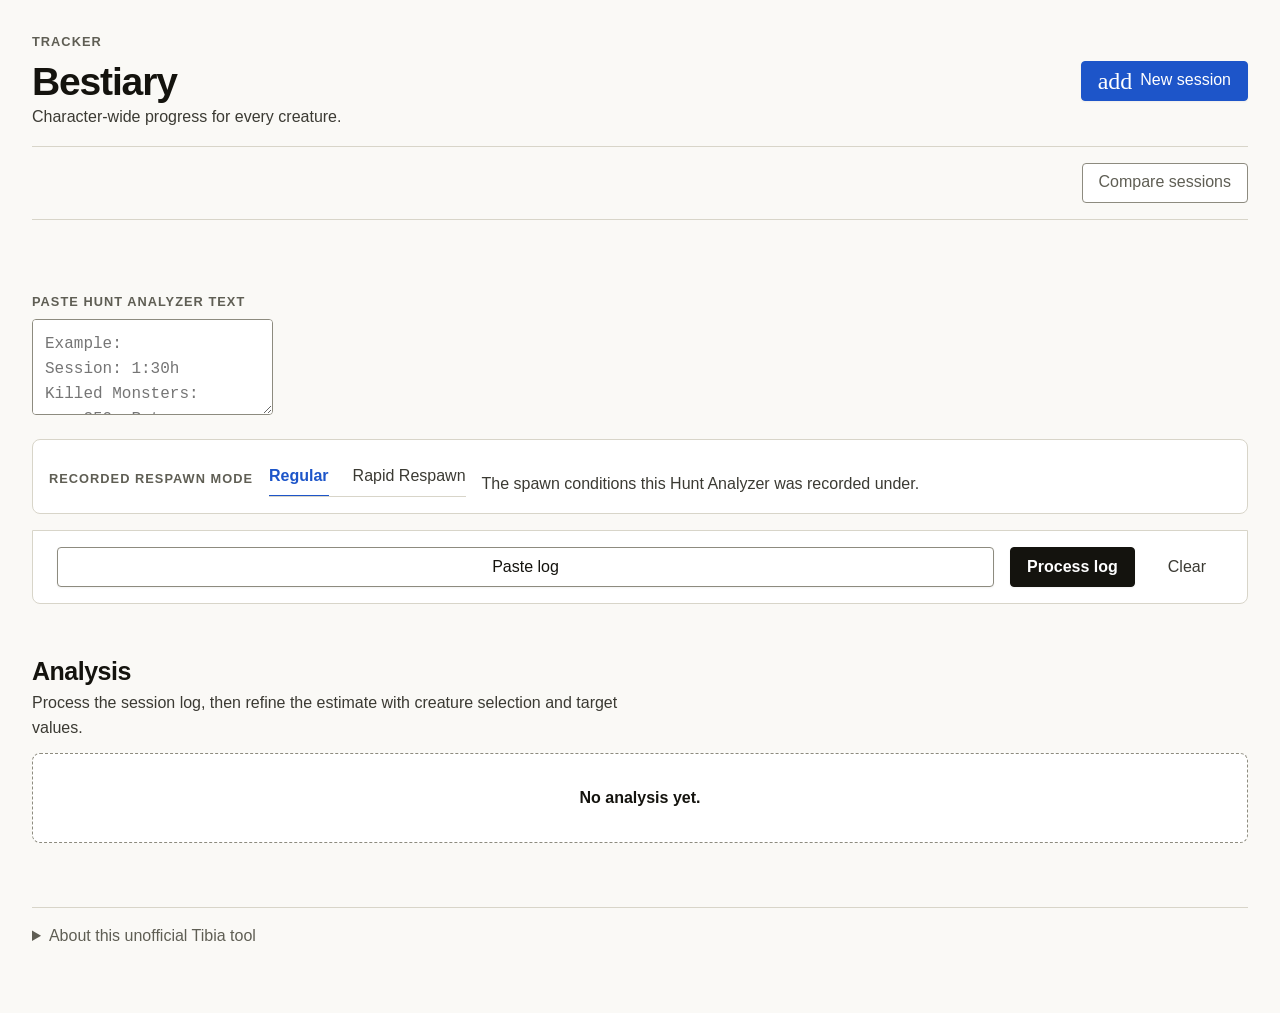
<file: index.html>
<!DOCTYPE html>
<html lang="en">
<head>
    <meta charset="UTF-8">
    <meta http-equiv="refresh" content="0; url=./src/index.html">
    <meta name="viewport" content="width=device-width, initial-scale=1.0">
    <title>Bestiary Session Analyzer</title>
</head>
<body>
    <p>Redirecting to <a href="./src/index.html">the application</a>...</p>
</body>
</html>
</file>
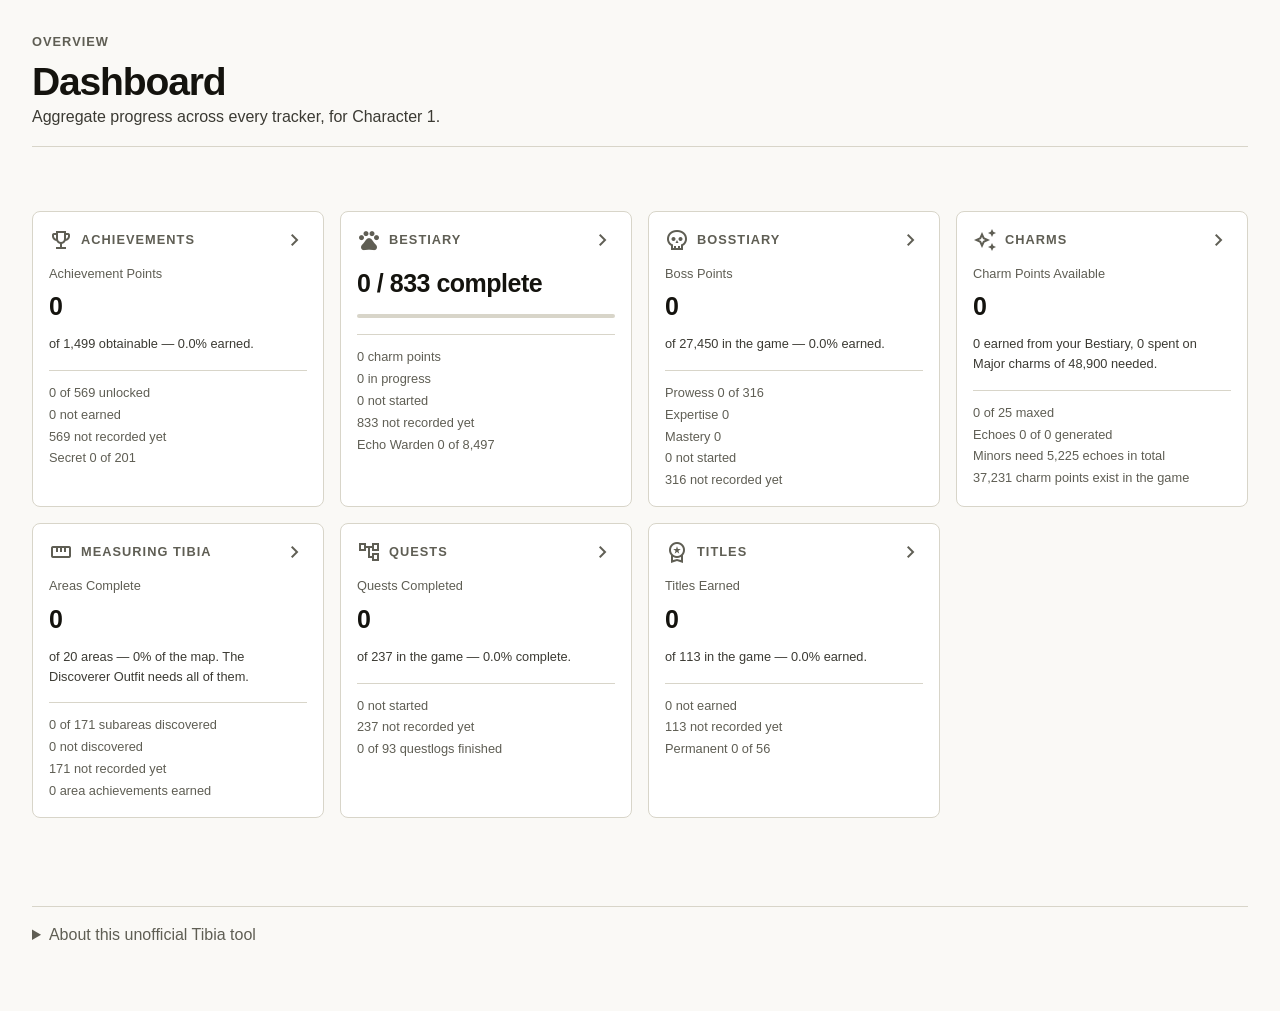
<file: src/index.html>
<!DOCTYPE html>
<html lang="en">
<head>
    <meta charset="UTF-8">
    <meta name="viewport" content="width=device-width, initial-scale=1.0">
    <title>Bestiary Session Analyzer</title>
    <link rel="preconnect" href="https://fonts.googleapis.com">
    <link rel="preconnect" href="https://fonts.gstatic.com" crossorigin>
    <link rel="stylesheet" href="./styles/tokens.css">
    <link rel="stylesheet" href="./styles/app.css">
    <link href="https://fonts.googleapis.com/css2?family=Material+Symbols+Outlined:opsz,wght,FILL,GRAD@20..24,300,0,0" rel="stylesheet">
</head>
<body>
    <div class="app-shell">
        <main class="workspace-main" id="workspaceMain">
            <div class="workspace-content">
                <div class="page-heading-row">
                    <div>
                        <p class="page-eyebrow" id="pageEyebrow">Tracker</p>
                        <h1 id="pageTitle">Bestiary</h1>
                        <p class="description" id="pageDescription">Character-wide progress for every creature.</p>
                    </div>
                    <button class="btn btn-primary-context" id="newSessionButton" type="button">
                        <span class="material-symbols-outlined" aria-hidden="true">add</span>
                        New session
                    </button>
                </div>

                <p class="alert" id="appAlert" role="alert"></p>
                <p class="sr-only" id="srStatus" aria-live="polite"></p>
                <div class="undo-bar" id="undoBar" role="status" hidden></div>

                <nav class="hunt-workspace" id="huntWorkspace" aria-label="Current view">
                    <div class="hunt-tab-strip" id="huntTabStrip"></div>
                    <div class="hunt-workspace-actions" id="huntWorkspaceActions">
                        <button class="btn btn-secondary" id="compareHuntsButton" type="button" aria-pressed="false" disabled>Compare sessions</button>
                    </div>
                </nav>

                <section class="content-section session-input-section" id="inputSection" aria-label="Hunt Analyzer">
                    <button class="session-summary" id="sessionToggle" type="button" aria-expanded="true" aria-controls="sessionEditor" hidden></button>
                    <div id="sessionEditor">
                        <label class="input-label" for="sessionLog">Paste Hunt Analyzer text</label>
                        <textarea id="sessionLog" placeholder="Example:
Session: 1:30h
Killed Monsters:
    250x Rotworm
Looted Items:" spellcheck="false"></textarea>

                        <div class="respawn-mode-block" id="respawnModeBlock">
                            <span class="input-label" id="respawnModeLabel">Recorded Respawn Mode</span>
                            <div class="segmented" role="group" aria-labelledby="respawnModeLabel">
                                <button class="segmented-button is-selected" id="sessionRegularButton" type="button" aria-pressed="true">Regular</button>
                                <button class="segmented-button" id="sessionRapidButton" type="button" aria-pressed="false">Rapid Respawn</button>
                            </div>
                            <p class="helper-text" id="respawnModeHint">The spawn conditions this Hunt Analyzer was recorded under.</p>
                        </div>

                        <div class="toolbar" role="group" aria-label="Session actions">
                            <button class="btn btn-secondary" id="pasteLogButton" type="button">Paste log</button>
                            <button class="btn" id="processLogButton" type="button">Process log</button>
                            <button class="btn btn-tertiary" id="clearLogButton" type="button">Clear</button>
                        </div>
                    </div>
                </section>

                <section class="content-section" id="analysisSection" aria-labelledby="resultsTitle">
                    <div class="section-heading">
                        <h2 id="resultsTitle">Analysis</h2>
                        <p class="section-copy" id="resultsCopy">Process the session log, then refine the estimate with creature selection and target values.</p>
                    </div>
                    <div id="output" class="empty-state"><strong>No analysis yet.</strong></div>
                </section>

                <section class="content-section" id="comparisonSection" aria-labelledby="comparisonTitle" hidden>
                    <h2 id="comparisonTitle">Session Comparison</h2>
                    <p class="section-copy">Charm Rate ranks which session turns hunting time into charm points most efficiently for your current Bestiary progress.</p>
                    <div id="comparisonOutput" class="empty-state"><strong>Not enough analyzed sessions.</strong></div>
                </section>

                <footer class="site-disclaimer">
                    <details>
                        <summary>About this unofficial Tibia tool</summary>
                        <div class="disclaimer-copy">
                            <p>This site reads pasted hunting session logs and estimates Bestiary or task progress. It is not an official profile mirror and its projections can differ from in-game results.</p>
                            <p>Creature and achievement metadata comes from <a href="https://tibiadraptor.com/" target="_blank" rel="noreferrer">TibiaDraptor</a>; map areas from <a href="https://tibiopedia.pl/" target="_blank" rel="noreferrer">Tibiopedia.pl</a>. Tibia is property of <a href="https://www.cipsoft.com/" target="_blank" rel="noreferrer">CipSoft GmbH</a>.</p>
                            <p><a href="https://github.com/nesleykent/bestiary-session-analyzer" target="_blank" rel="noreferrer">Source code and issue tracker</a></p>
                        </div>
                    </details>
                </footer>
            </div>
        </main>

        <aside class="detail-panel" id="detailPanel" aria-label="Item details" hidden>
            <button class="icon-button detail-close" id="detailCloseButton" type="button" aria-label="Close details"><span class="material-symbols-outlined" aria-hidden="true">close</span></button>
            <div id="detailPanelContent"></div>
        </aside>
    </div>

    <script>
        const showRuntimeError = (message) => {
            const alert = document.getElementById("appAlert");
            if (alert) alert.textContent = `Runtime error: ${message}`;
        };
        const originalConsoleError = console.error.bind(console);
        console.error = (...args) => {
            originalConsoleError(...args);
            showRuntimeError(args.map(String).join(" "));
        };
        window.addEventListener("error", (event) => showRuntimeError(event.message));
        window.addEventListener("unhandledrejection", (event) => showRuntimeError(event.reason?.message || event.reason));
    </script>
    <script type="module" src="./app/main.js"></script>
</body>
</html>
</file>
<file: src/styles/tokens.css>
/* ==========================================================================
   Design tokens and the grid

   Ten rules, each checkable rather than a matter of taste. This file defines the
   shared vocabulary; app.css applies it.

   1  Grid        12 columns, a 24px gutter, a 32px margin. Every surface is a span
                  of that grid, so a card edge and a table edge land on the same line.
   2  Alignment   One left edge per column. Figures are tabular and right-aligned so
                  a column of numbers reads as a block rather than a list.
   3  Spacing     One unit: 4px. Every gap in the app is 1, 2, 3, 4, 6, 8, 12, 16 or
                  24 of them. No arbitrary pixel value is allowed downstream.
   4  Colour      Five inks, two papers, one blue for state, one clay for caution.
                  Nothing else in the interface carries colour.
   5  Type        One sans on a 1.25 ratio, three weights. Tracking tightens as size
                  grows; labels are the only capitals in the product.
   6  Geometry    Two radii — 8px for surfaces, 4px for controls — plus a pill, used
                  only where a thing is a tag.
   7  Depth       Two elevations from one shadow colour. A surface is lifted or
                  outlined, never both.
   8  Motion      Two durations, one easing curve, and motion only ever confirms a
                  state change.
   9  Whitespace  Major regions separate by 48px or 64px. Related controls stay on
                  the 8px or 16px rhythm; empty space does the grouping before boxes.
  10  Hierarchy   Display, answer, section, body and label each have one type role.
                  Every view has one dominant heading and one dominant figure.
   ========================================================================== */

:root {
    /* 3 — spacing */
    --u1: 4px;
    --u2: 8px;
    --u3: 12px;
    --u4: 16px;
    --u6: 24px;
    --u8: 32px;
    --u12: 48px;
    --u16: 64px;
    --u24: 96px;

    /* 1 — grid */
    --grid-columns: 12;
    --grid-gutter: var(--u4);
    --grid-margin: var(--u8);
    --page-max: 1920px;

    /* 4 — colour */
    --ink-900: #14130e;
    --ink-700: #3b3a33;
    --ink-500: #5f5e54;
    --ink-300: #8d8b7f;
    --ink-100: #d8d5c9;
    --paper: #faf9f6;
    --surface: #ffffff;
    --accent: #1d55c9;
    --accent-tint: #eef2fc;
    --caution: #8a4a12;
    --caution-tint: #fbf1e3;
    --caution-line: #e6cba6;

    /* 5 and 10 — six consecutive sizes on a 1.25 modular scale. */
    --t-100: 0.8rem;
    --t-200: 1rem;
    --t-300: 1.25rem;
    --t-400: 1.5625rem;
    --t-500: 1.953125rem;
    --t-600: 2.44140625rem;
    --weight-regular: 400;
    --weight-medium: 500;
    --weight-bold: 600;
    --leading-tight: 1.15;
    --leading-snug: 1.35;
    --leading-body: 1.55;
    --tracking-display: -0.03em;
    --tracking-heading: -0.02em;
    --tracking-title: -0.01em;
    --tracking-label: 0.08em;

    /* 6 — geometry */
    --radius-surface: 8px;
    --radius-control: 4px;
    --radius-pill: 999px;
    --hairline: 1px solid var(--ink-100);

    /* 7 — depth */
    --shadow-rgb: 20 19 14;
    --elevation-1: 0 1px 2px rgb(var(--shadow-rgb) / 0.05);
    --elevation-2: 0 var(--u1) var(--u3) rgb(var(--shadow-rgb) / 0.1);

    /* 8 — motion */
    --duration-fast: 120ms;
    --duration: 200ms;
    --ease: cubic-bezier(0.2, 0, 0, 1);

    --control-height: 40px;
    --font: "Inter", -apple-system, BlinkMacSystemFont, "Segoe UI", Roboto, sans-serif;
    --font-mono: ui-monospace, SFMono-Regular, Menlo, monospace;
}

/* 1 — the page grid. Content spans all twelve columns unless it says otherwise. */

.workspace-content {
    display: grid;
    grid-template-columns: repeat(var(--grid-columns), minmax(0, 1fr));
    column-gap: var(--grid-gutter);
    row-gap: var(--u4);
    width: min(100%, var(--page-max));
    margin: 0 auto;
    padding: var(--u8) var(--grid-margin) var(--u16);
    align-content: start;
}

.workspace-content > * {
    grid-column: 1 / -1;
    min-width: 0;
}

.card-grid {
    display: grid;
    grid-template-columns: repeat(auto-fill, minmax(clamp(calc(var(--u24) * 3 - var(--u4)), 18vw, calc(var(--u24) * 3 + var(--u8))), 1fr));
    column-gap: var(--grid-gutter);
    row-gap: var(--grid-gutter);
    margin: var(--u4) 0 var(--u6);
}

.progress-card {
    min-width: 0;
}

@media (max-width: 900px) {
    :root {
        --grid-margin: var(--u4);
    }
}
</file>
<file: src/styles/app.css>
/* ==========================================================================
   Bestiary Session Analyzer — components

   The ten rules and every token live in tokens.css; this file only applies them.
   Nothing here may introduce a colour, a size off the 4px unit, a third radius, a
   third elevation or a second easing curve. The only literals allowed are hairline
   widths and media breakpoints.
   ========================================================================== */

/* --- 1  tokens ---------------------------------------------------------- */

/* --- reset and base type ---------------------------------------------- */

*,
*::before,
*::after {
    box-sizing: border-box;
}

/*
 * The hidden attribute has to win. A class that sets `display` beats the UA rule for
 * [hidden], so every section the app hides by attribute — the session editor, the
 * comparison pane, the hunt tab strip — stayed on screen and bled into pages it did
 * not belong to. One rule, and the leak class is closed for good.
 */
[hidden] {
    display: none !important;
}

html {
    -webkit-text-size-adjust: 100%;
}

body {
    margin: 0;
    background: var(--paper);
    color: var(--ink-900);
    font-family: var(--font);
    font-size: var(--t-200);
    line-height: var(--leading-body);
    -webkit-font-smoothing: antialiased;
}

h1,
h2,
h3,
h4,
p,
figure,
dl,
dd {
    margin: 0;
}

ul,
ol {
    margin: 0;
    padding: 0;
    list-style: none;
}

a {
    color: var(--accent);
    text-underline-offset: calc(var(--u1) / 2);
}

button {
    font: inherit;
    color: inherit;
}

table {
    border-collapse: collapse;
    width: 100%;
}

:focus-visible {
    outline: calc(var(--u1) / 2) solid var(--accent);
    outline-offset: calc(var(--u1) / 2);
}

h1 {
    font-size: var(--t-600);
    font-weight: var(--weight-bold);
    letter-spacing: var(--tracking-display);
    line-height: var(--leading-tight);
}

h2,
.subsection-title,
.detail-title {
    font-size: var(--t-400);
    font-weight: var(--weight-bold);
    letter-spacing: var(--tracking-heading);
}

h3 {
    font-size: var(--t-300);
    font-weight: var(--weight-bold);
}

/* Labels and eyebrows: the only place capitals are used, always at the smallest
   size and the quietest ink, so they read as labels rather than shouting. */
.page-eyebrow,
.input-label,
.detail-label,
.review-line dt,
.summary-label {
    display: block;
    font-size: var(--t-100);
    font-weight: var(--weight-bold);
    letter-spacing: var(--tracking-label);
    text-transform: uppercase;
    color: var(--ink-500);
}

.description,
.section-copy,
.helper-text,
.unit-instruction,
.detail-note,
.results-intro,
.disclaimer-copy {
    max-width: 66ch;
    font-size: var(--t-200);
    line-height: var(--leading-body);
    color: var(--ink-700);
}

.cell-muted,
.row-aside,
.count-suffix,
.landing-next-size,
.worklist-note,
.change-when,
.change-scope,
.quick-tracker,
.quick-value,
.quick-current,
.hunt-tab-meta,
.pill {
    color: var(--ink-500);
    font-size: var(--t-100);
}

.sr-only {
    position: absolute;
    width: 1px;
    height: 1px;
    padding: 0;
    margin: -1px;
    overflow: hidden;
    clip: rect(0, 0, 0, 0);
    white-space: nowrap;
    border: 0;
}

/* --- 3  layout -------------------------------------------------------- */

.app-shell {
    min-height: 100vh;
}

.workspace-main {
    min-width: 0;
}


.page-heading-row {
    display: flex;
    align-items: center;
    justify-content: space-between;
    gap: var(--u6);
    flex-wrap: wrap;
    padding-bottom: var(--u4);
    margin-bottom: 0;
    border-bottom: 1px solid var(--ink-100);
}

@media (min-width: 901px) {
    .workspace-main.is-trackers .workspace-content {
        padding-top: var(--u12);
    }

    .workspace-main.is-trackers .page-heading-row {
        padding-bottom: var(--u6);
        margin-bottom: var(--u2);
    }
}

.page-eyebrow {
    margin-bottom: var(--u2);
}

/* --- 4  primitives ---------------------------------------------------- */

.btn {
    display: inline-flex;
    align-items: center;
    justify-content: center;
    gap: var(--u2);
    min-height: var(--control-height);
    padding: 0 var(--u4);
    border: 1px solid var(--ink-300);
    border-radius: var(--radius-control);
    background: var(--surface);
    color: var(--ink-900);
    font-size: var(--t-200);
    font-weight: var(--weight-medium);
    cursor: pointer;
    box-shadow: var(--elevation-1);
}

.btn:hover:not([disabled]) {
    border-color: var(--ink-500);
}

.btn[disabled] {
    color: var(--ink-500);
    box-shadow: none;
    cursor: not-allowed;
}

.btn-primary,
.btn-primary-context {
    border-color: var(--accent);
    background: var(--accent);
    color: var(--surface);
}

.btn-primary:hover:not([disabled]),
.btn-primary-context:hover:not([disabled]) {
    background: var(--ink-900);
    border-color: var(--ink-900);
}

.btn-tertiary {
    border-color: transparent;
    background: none;
    box-shadow: none;
    color: var(--ink-700);
}

.btn.is-danger {
    color: var(--caution);
    border-color: var(--caution-line);
}

/* The one truly irreversible action in the app (clear everything), so it
   gets the app's strongest available treatment — filled, not outlined. */
.btn.is-danger-solid {
    border-color: var(--caution);
    background: var(--caution);
    color: var(--surface);
}

.btn.is-danger-solid:hover:not([disabled]) {
    background: var(--ink-900);
    border-color: var(--ink-900);
}

#processLogButton {
    border-color: var(--ink-900);
    background: var(--ink-900);
    color: var(--surface);
    font-weight: var(--weight-bold);
    box-shadow: var(--elevation-1);
}

.icon-button {
    display: inline-flex;
    align-items: center;
    justify-content: center;
    width: var(--u8);
    height: var(--u8);
    border: 0;
    border-radius: var(--radius-control);
    background: none;
    color: var(--ink-500);
    cursor: pointer;
}

.icon-button:hover {
    background: rgb(var(--shadow-rgb) / 0.06);
    color: var(--ink-900);
}

input[type="text"],
input[type="number"],
input[type="date"],
select,
textarea,
.library-search,
.plan-time-input,
.task-total-input {
    min-height: var(--control-height);
    padding: 0 var(--u3);
    border: 1px solid var(--ink-300);
    border-radius: var(--radius-control);
    background: var(--surface);
    color: var(--ink-900);
    font: inherit;
    font-size: var(--t-200);
    line-height: var(--leading-snug);
    -webkit-appearance: none;
    appearance: none;
}

input[type="text"],
input[type="number"],
input[type="date"],
select,
.library-search,
.plan-time-input,
.task-total-input {
    height: var(--control-height);
}

select {
    padding-right: var(--u8);
    background-image:
        linear-gradient(45deg, transparent 50%, var(--ink-500) 50%),
        linear-gradient(135deg, var(--ink-500) 50%, transparent 50%);
    background-position:
        calc(100% - var(--u4)) 50%,
        calc(100% - var(--u3)) 50%;
    background-repeat: no-repeat;
    background-size: var(--u1) var(--u1);
}

input[type="number"] {
    -moz-appearance: textfield;
}

input[type="number"]::-webkit-inner-spin-button,
input[type="number"]::-webkit-outer-spin-button {
    margin: 0;
    -webkit-appearance: none;
}

textarea {
    padding: var(--u3);
    line-height: var(--leading-body);
    resize: vertical;
}

input:focus,
select:focus,
textarea:focus {
    outline: none;
    border-color: var(--accent);
    box-shadow: 0 0 0 var(--u1) var(--accent-tint);
}

.check,
.check-row label {
    display: inline-flex;
    align-items: center;
    gap: var(--u2);
    font-size: var(--t-200);
    color: var(--ink-700);
    cursor: pointer;
}

.check-row {
    display: flex;
    flex-wrap: wrap;
    gap: var(--u4);
}

input[type="checkbox"] {
    width: var(--u4);
    height: var(--u4);
    accent-color: var(--accent);
}

/* Tabs: a rule and a weight change. No pills, so "selected" reads once. */
.segmented,
.progress-view-tabs .segmented {
    display: flex;
    flex-wrap: nowrap;
    gap: var(--u6);
    border-bottom: 1px solid var(--ink-100);
    overflow-x: auto;
    scrollbar-width: thin;
}

.segmented-button {
    position: relative;
    min-height: var(--control-height);
    padding: 0;
    border: 0;
    background: none;
    font-size: var(--t-200);
    color: var(--ink-700);
    cursor: pointer;
    white-space: nowrap;
}

.segmented-button:hover {
    color: var(--ink-900);
}

.segmented-button.is-selected {
    color: var(--accent);
    font-weight: var(--weight-bold);
}

.segmented-button.is-selected::after {
    content: "";
    position: absolute;
    inset: auto 0 -1px;
    height: calc(var(--u1) / 2);
    background: var(--accent);
}

.pill {
    display: inline-block;
    padding: var(--u1) var(--u2);
    border-radius: var(--radius-pill);
    background: rgb(var(--shadow-rgb) / 0.06);
    font-weight: var(--weight-medium);
}

.pill.is-brand {
    background: var(--accent-tint);
    color: var(--accent);
}

.filter-disclosure > summary,
.transfer-disclosure > summary,
.toolbar-button {
    display: inline-flex;
    align-items: center;
    justify-content: center;
    gap: var(--u2);
    min-height: var(--control-height);
    height: var(--control-height);
    padding: 0 var(--u4);
    border: 1px solid var(--ink-300);
    border-radius: var(--radius-control);
    background: var(--surface);
    box-shadow: var(--elevation-1);
    color: var(--ink-900);
    font-family: inherit;
    font-size: var(--t-200);
    cursor: pointer;
    list-style: none;
    white-space: nowrap;
}

.filter-disclosure > summary::-webkit-details-marker,
.transfer-disclosure > summary::-webkit-details-marker {
    display: none;
}

.filter-disclosure[open] > summary {
    border-color: var(--ink-900);
}

.toolbar-button.is-on {
    border-color: var(--ink-900);
    background: var(--ink-900);
    color: var(--surface);
}

.filter-count {
    display: inline-flex;
    align-items: center;
    justify-content: center;
    min-width: var(--u6);
    height: var(--u6);
    padding: 0 var(--u1);
    border-radius: var(--radius-pill);
    background: var(--ink-900);
    color: var(--surface);
    font-size: var(--t-100);
    font-variant-numeric: tabular-nums;
}

/* --- 5  progress cards ------------------------------------------------ */

/*
 * The figure leads and the label sits above it. Before this the label was inline to
 * its left, which read as a caption for a number that had not arrived yet — and on
 * Charm Plan, where the value is an em-dash until you enter your play time, the whole
 * line read as broken.
 */
.answer {
    display: grid;
    gap: var(--u1);
    margin: 0;
    padding: var(--u4) var(--u6) var(--u2);
    border: 1px solid var(--ink-100);
    border-bottom: 0;
    border-radius: var(--radius-surface) var(--radius-surface) 0 0;
    background: var(--surface);
}

.answer .summary-label {
    order: -1;
}

.answer-note {
    max-width: 66ch;
}

.answer-value {
    font-size: var(--t-500);
    font-weight: var(--weight-bold);
    letter-spacing: var(--tracking-heading);
    line-height: var(--leading-tight);
    font-variant-numeric: tabular-nums;
}

.answer-progress {
    display: block;
    width: 100%;
    height: var(--u1);
    margin-top: var(--u3);
    border-radius: var(--radius-pill);
    background: var(--ink-100);
    overflow: hidden;
}

.answer-progress > span {
    display: block;
    height: 100%;
    border-radius: inherit;
    background: var(--accent);
    transition: width var(--duration) var(--ease);
}

.answer-note,
.stat-line {
    font-size: var(--t-200);
    color: var(--ink-700);
}

.stat-line {
    display: flex;
    flex-wrap: wrap;
    align-items: center;
    gap: 0;
    margin: 0;
    padding: var(--u2) var(--u6) var(--u4);
    border: 1px solid var(--ink-100);
    border-top: 0;
    border-radius: 0 0 var(--radius-surface) var(--radius-surface);
    background: var(--surface);
    font-variant-numeric: tabular-nums;
}

.stat-item {
    padding-right: var(--u4);
    margin-right: var(--u4);
    border-right: 1px solid var(--ink-100);
    color: var(--ink-700);
    white-space: nowrap;
}

.stat-item:last-child {
    padding-right: 0;
    margin-right: 0;
    border-right: 0;
}

/* On desktop the tracker answer and its supporting counts are one metric strip.
   Keeping them in separate stacked boxes left half the header visually unused. */
@media (min-width: 1400px) {
    .workspace-main.is-trackers #output.results-shell {
        display: grid;
        grid-template-columns: calc(var(--u24) * 3 + var(--u16)) minmax(0, 1fr);
        column-gap: 0;
        row-gap: var(--u6);
    }

    .workspace-main.is-trackers #output > .answer {
        align-content: center;
        min-height: var(--u24);
        padding: var(--u4) var(--u6);
        border-right: 0;
        border-bottom: 1px solid var(--ink-100);
        border-radius: var(--radius-surface) 0 0 var(--radius-surface);
    }

    .workspace-main.is-trackers #output > .stat-line {
        flex-wrap: nowrap;
        min-height: var(--u24);
        padding: var(--u4) var(--u6);
        border-top: 1px solid var(--ink-100);
        border-left: 0;
        border-radius: 0 var(--radius-surface) var(--radius-surface) 0;
    }

    .workspace-main.is-trackers #output > .stat-line .stat-item {
        flex: 1;
        text-align: center;
    }

    .workspace-main.is-trackers #output > :not(.answer):not(.stat-line) {
        grid-column: 1 / -1;
    }
}

.toolbar {
    display: flex;
    align-items: flex-end;
    gap: var(--u4);
    flex-wrap: nowrap;
    padding: var(--u4) var(--u6);
    border: 1px solid var(--ink-100);
    border-radius: 0 0 var(--radius-surface) var(--radius-surface);
    background: var(--surface);
}

.toolbar > :first-child {
    flex: 1 1 calc(var(--u24) * 3);
}

.toolbar .library-search {
    width: 100%;
    min-width: calc(var(--u24) * 2);
}

.results-section > .segmented {
    gap: var(--u6);
    padding: var(--u1) var(--u6) 0;
    border: 1px solid var(--ink-100);
    border-bottom: 0;
    border-radius: var(--radius-surface) var(--radius-surface) 0 0;
    background: var(--surface);
}

.toolbar-spacer {
    margin-left: auto;
}

.progress-filters {
    display: grid;
    grid-template-columns: repeat(auto-fit, minmax(calc(var(--u24) * 2 - var(--u16) - var(--u16) + var(--u24)), 1fr));
    gap: var(--u4);
    margin-top: var(--u3);
    padding: var(--u4);
    border: 1px solid var(--ink-100);
    border-radius: var(--radius-surface);
    background: var(--surface);
}


.progress-card {
    display: flex;
    flex-direction: column;
    gap: var(--u2);
    padding: var(--u3);
    border: 1px solid var(--ink-100);
    border-radius: var(--radius-surface);
    background: var(--surface);
    box-shadow: none;
    transition: transform var(--duration-fast) var(--ease), border-color var(--duration-fast) var(--ease), box-shadow var(--duration-fast) var(--ease);
}

.progress-card:hover {
    border-color: var(--ink-300);
    box-shadow: var(--elevation-1);
    transform: translateY(calc(var(--u1) / -2));
}

.progress-card.is-done {
    background: var(--accent-tint);
}

.progress-card.is-selected {
    outline: calc(var(--u1) / 2) solid var(--accent);
    outline-offset: -1px;
    box-shadow: none;
}

.card-content,
.card-actions {
    display: grid;
    gap: var(--u2);
    min-width: 0;
}

.card-actions {
    margin-top: auto;
}

.card-head {
    display: flex;
    align-items: flex-start;
    gap: var(--u2);
}

.card-title {
    flex: 1;
    min-width: 0;
    font-size: var(--t-200);
    font-weight: var(--weight-bold);
    line-height: var(--leading-snug);
    letter-spacing: var(--tracking-title);
}

.card-title a {
    color: var(--ink-900);
    text-decoration: none;
}

.card-title a:hover {
    text-decoration: underline;
}

.card-meta {
    display: flex;
    flex-wrap: wrap;
    gap: var(--u1) var(--u2);
    font-size: var(--t-100);
    color: var(--ink-500);
}

.card-meta strong {
    color: var(--ink-700);
    font-weight: var(--weight-bold);
    font-variant-numeric: tabular-nums;
}

.card-body {
    font-size: var(--t-200);
    line-height: var(--leading-body);
    color: var(--ink-700);
    display: -webkit-box;
    -webkit-line-clamp: 3;
    -webkit-box-orient: vertical;
    overflow: hidden;
}

.card-control {
    margin-top: 0;
    min-width: 0;
}

.card-foot {
    display: flex;
    align-items: center;
    justify-content: space-between;
    gap: var(--u2);
    flex-wrap: wrap;
    min-height: var(--u6);
    font-size: var(--t-100);
    color: var(--ink-500);
    font-variant-numeric: tabular-nums;
}

.card-extras {
    display: flex;
    align-items: center;
    gap: var(--u2);
    margin-left: auto;
}

.card-status {
    min-width: 0;
}

@media (min-width: 901px) {
    .card-body {
        height: var(--u12);
        line-height: var(--u6);
        -webkit-line-clamp: 2;
    }

    .card-foot {
        display: grid;
        grid-template-columns: minmax(0, 1fr) auto;
        gap: var(--u1);
        min-height: var(--u8);
    }

    .card-status {
        overflow: hidden;
        text-overflow: ellipsis;
        white-space: nowrap;
    }

    .card-extras {
        gap: calc(var(--u1) / 2);
        margin-left: 0;
    }

    .card-extras .chip-toggle {
        padding-inline: var(--u1);
    }

    .card-extras .bookmark-toggle {
        width: calc(var(--u6) - var(--u1));
        height: var(--u6);
    }
}

.card-select {
    display: inline-flex;
}

/* The control the whole card exists for: full width, one row, thumb-sized. */
.stages {
    display: grid;
    grid-auto-flow: column;
    grid-auto-columns: 1fr;
    border: 1px solid var(--ink-300);
    border-radius: var(--radius-control);
    overflow: hidden;
    background: var(--surface);
}

.stage {
    min-height: var(--u8);
    padding: 0 var(--u2);
    border: 0;
    border-left: 1px solid var(--ink-100);
    background: none;
    font-size: var(--t-200);
    font-variant-numeric: tabular-nums;
    color: var(--ink-700);
    cursor: pointer;
}

.stage:first-child {
    border-left: 0;
}

.stage:hover {
    background: var(--accent-tint);
    color: var(--ink-900);
}

.stage.is-on {
    background: var(--accent);
    color: var(--surface);
    font-weight: var(--weight-bold);
}

.stages.is-compact .stage {
    min-height: var(--u8);
    font-size: var(--t-100);
}

.ticks {
    display: grid;
    grid-template-columns: 1fr 1fr;
    border: 1px solid var(--ink-300);
    border-radius: var(--radius-control);
    overflow: hidden;
    background: var(--surface);
}

.ticks.is-single {
    grid-template-columns: 1fr;
}

.ticks.is-single .tick-option {
    border-left: 0;
}

.tick-option {
    min-height: var(--control-height);
    border: 0;
    border-left: 1px solid var(--ink-100);
    background: none;
    font-size: var(--t-200);
    color: var(--ink-700);
    cursor: pointer;
}

.tick-option:first-child {
    border-left: 0;
}

.tick-option:hover {
    background: var(--accent-tint);
    color: var(--ink-900);
}

.tick-option.is-on {
    background: var(--ink-900);
    color: var(--surface);
    font-weight: var(--weight-bold);
}

.ticks.is-locked .tick-option {
    background: var(--accent-tint);
    color: var(--accent);
    display: inline-flex;
    align-items: center;
    justify-content: center;
    gap: var(--u2);
}

.ticks.is-locked .material-symbols-outlined {
    font-size: var(--u4);
}

.count {
    display: inline-flex;
    align-items: center;
    gap: var(--u2);
}

.count .tracker-count {
    width: calc(var(--u24) - var(--u2));
    text-align: right;
    font-variant-numeric: tabular-nums;
}

.bookmark-toggle {
    display: inline-flex;
    align-items: center;
    justify-content: center;
    width: var(--u8);
    height: var(--u8);
    border: 0;
    border-radius: var(--radius-control);
    background: none;
    color: var(--ink-500);
    cursor: pointer;
}

.bookmark-toggle:hover {
    background: rgb(var(--shadow-rgb) / 0.06);
}

.bookmark-toggle.is-on {
    color: var(--accent);
}

.chip-toggle {
    min-height: var(--u6);
    padding: 0 var(--u2);
    border: 1px solid var(--ink-300);
    border-radius: var(--radius-pill);
    background: var(--surface);
    font-size: var(--t-100);
    font-variant-numeric: tabular-nums;
    color: var(--ink-700);
    cursor: pointer;
    white-space: nowrap;
}

.chip-toggle:hover {
    border-color: var(--ink-500);
}

.chip-toggle.is-on {
    background: var(--accent);
    border-color: var(--accent);
    color: var(--surface);
}

.card-bar {
    display: block;
    height: var(--u1);
    border-radius: var(--radius-pill);
    background: var(--ink-100);
    overflow: hidden;
}

.card-bar > span {
    display: block;
    height: 100%;
    background: var(--ink-500);
}

.progress-card.is-done .card-bar > span {
    background: var(--accent);
}

/* Every tracker uses the same compact, open control rail. The cards remain the
   primary surface; filters should not become a competing card above them. */
.workspace-main.is-trackers .results-section > .segmented {
    padding-inline: 0;
    border: 0;
    border-bottom: 1px solid var(--ink-100);
    border-radius: 0;
}

.workspace-main.is-trackers .results-section > .toolbar {
    padding: var(--u4) 0;
    border: 0;
    border-bottom: 1px solid var(--ink-100);
    border-radius: 0;
}

.tracker-bestiary .progress-card.is-unrecorded .card-bar {
    display: none;
}

.pager {
    display: flex;
    align-items: center;
    gap: var(--u4);
    flex-wrap: wrap;
    padding: var(--u4) 0;
    border-top: 1px solid var(--ink-100);
    font-size: var(--t-200);
}

.pager-count {
    color: var(--ink-700);
    font-variant-numeric: tabular-nums;
}

.pager-sizes,
.pager-steps {
    display: flex;
    gap: var(--u2);
}

.pager-steps {
    margin-left: auto;
}

.row-action {
    min-height: var(--u8);
    padding: 0 var(--u3);
    border: 1px solid var(--ink-300);
    border-radius: var(--radius-control);
    background: var(--surface);
    font-size: var(--t-200);
    color: var(--ink-900);
    cursor: pointer;
}

.row-action:hover:not([disabled]) {
    border-color: var(--ink-500);
}

.row-action.is-on {
    background: var(--ink-900);
    border-color: var(--ink-900);
    color: var(--surface);
}

.row-action[disabled] {
    color: var(--ink-500);
    cursor: not-allowed;
}

.bulk-bar {
    position: sticky;
    top: var(--u3);
    z-index: 5;
    display: flex;
    align-items: center;
    gap: var(--u4);
    margin: var(--u3) 0;
    padding: var(--u2) var(--u3);
    border: 1px solid transparent;
    border-radius: var(--radius-surface);
    background: var(--surface);
    box-shadow: var(--elevation-2);
}

.bulk-select {
    display: inline-flex;
    align-items: center;
    gap: var(--u2);
    font-size: var(--t-200);
    font-weight: var(--weight-bold);
}

.bulk-actions {
    display: flex;
    flex-wrap: wrap;
    gap: var(--u2);
    margin-right: auto;
}

.empty-state {
    padding: var(--u8);
    border: 1px dashed var(--ink-300);
    border-radius: var(--radius-surface);
    background: var(--surface);
    text-align: center;
}

.empty-state strong,
.empty-state > span {
    display: block;
}

.empty-state > span {
    margin-top: var(--u1);
    color: var(--ink-700);
}

.empty-state-action,
.answer-actions {
    margin-top: var(--u4);
}

/* Empty results occupy the same slot and rhythm as a populated card grid. Without
   this shared margin they fused to the filter surface and read like its footer. */
.results-section > .empty-state {
    margin: var(--u4) 0 var(--u6);
}

/* --- 6  record: landing, unit, review --------------------------------- */

.results-section + .results-section {
    margin-top: var(--u12);
}

.results-section .subsection-title {
    margin-bottom: var(--u2);
}

.landing-list {
    margin-top: var(--u6);
    border-top: 1px solid var(--ink-100);
}

.landing-row {
    display: grid;
    grid-template-columns: minmax(var(--u24), 1.3fr) minmax(calc(var(--u24) + var(--u4)), 0.8fr) calc(var(--u24) - var(--u1)) minmax(calc(var(--u24) + var(--u8)), 1fr) minmax(var(--u24), auto);
    align-items: center;
    gap: var(--u4);
    padding: var(--u4) 0;
    border-bottom: 1px solid var(--ink-100);
}

.landing-name {
    padding: 0;
    border: 0;
    background: none;
    font-size: var(--t-400);
    font-weight: var(--weight-bold);
    letter-spacing: var(--tracking-heading);
    text-align: left;
    color: var(--ink-900);
    cursor: pointer;
}

.landing-name:hover {
    color: var(--accent);
}

.landing-units,
.landing-unknown {
    font-size: var(--t-200);
    color: var(--ink-700);
    font-variant-numeric: tabular-nums;
}

.landing-progress {
    height: var(--u1);
    border-radius: var(--radius-pill);
    background: var(--ink-100);
    overflow: hidden;
}

.landing-bar {
    display: block;
    height: 100%;
    background: var(--accent);
}

.landing-done {
    color: var(--accent);
    font-weight: var(--weight-bold);
}

.landing-next {
    display: inline-flex;
    align-items: center;
    justify-content: space-between;
    gap: var(--u3);
    min-height: var(--control-height);
    padding: 0 var(--u3);
    border: 1px solid var(--ink-300);
    border-radius: var(--radius-control);
    background: var(--surface);
    box-shadow: var(--elevation-1);
    font-size: var(--t-200);
    cursor: pointer;
}

.landing-next:hover {
    border-color: var(--ink-900);
}

.worklist {
    display: flex;
    flex-wrap: wrap;
    gap: var(--u2);
    margin-top: var(--u4);
}

.worklist-item {
    display: inline-flex;
    align-items: baseline;
    gap: var(--u2);
    min-height: var(--u8);
    padding: 0 var(--u3);
    border: 1px solid var(--ink-300);
    border-radius: var(--radius-pill);
    background: var(--surface);
    font-size: var(--t-200);
    cursor: pointer;
}

.unit-head {
    display: flex;
    align-items: flex-start;
    justify-content: space-between;
    gap: var(--u4);
    flex-wrap: wrap;
    margin-bottom: var(--u4);
}

.unit-instruction strong {
    color: var(--ink-900);
}

.unit-checksum {
    display: flex;
    align-items: center;
    gap: var(--u3);
    flex-wrap: wrap;
    margin-bottom: var(--u6);
    padding: var(--u4);
    border: 1px solid var(--ink-100);
    border-radius: var(--radius-surface);
    background: var(--surface);
}

.unit-checksum input {
    width: var(--u24);
    text-align: right;
    font-variant-numeric: tabular-nums;
}

.unit-checksum-note {
    font-size: var(--t-200);
    color: var(--ink-700);
}

.unit-checksum-note.is-match {
    color: var(--accent);
    font-weight: var(--weight-bold);
}

.unit-checksum-note.is-mismatch {
    color: var(--caution);
    font-weight: var(--weight-bold);
}

.unit-foot {
    display: flex;
    align-items: center;
    justify-content: flex-end;
    gap: var(--u3);
    flex-wrap: wrap;
    margin-top: var(--u6);
    padding-top: var(--u4);
    border-top: 1px solid var(--ink-100);
}

.unit-progress {
    margin-right: auto;
    font-size: var(--t-200);
    color: var(--ink-700);
    font-variant-numeric: tabular-nums;
}

.unit-blocked {
    font-size: var(--t-200);
    color: var(--caution);
}

.review-list {
    margin-top: var(--u4);
    border-top: 1px solid var(--ink-100);
}

.review-line {
    display: grid;
    grid-template-columns: minmax(calc(var(--u24) + var(--u12)), calc(var(--u24) * 2 + var(--u6))) minmax(0, 1fr);
    gap: var(--u4);
    padding: var(--u4) 0;
    border-bottom: 1px solid var(--ink-100);
}

.review-line dd {
    font-size: var(--t-200);
}

.review-line.is-warning dt {
    color: var(--caution);
}

.review-chip {
    display: inline-flex;
    align-items: baseline;
    gap: var(--u1);
    margin: 0 var(--u1) var(--u1) 0;
    padding: var(--u1) var(--u2);
    border: 1px solid var(--ink-100);
    border-radius: var(--radius-control);
    background: var(--paper);
    font-size: var(--t-200);
}

.review-chip.is-warning {
    border-color: var(--caution-line);
    background: var(--caution-tint);
}

.change-list {
    margin-top: var(--u4);
    border-top: 1px solid var(--ink-100);
}

.change-row {
    display: grid;
    grid-template-columns: var(--u24) minmax(0, 1fr) auto auto;
    align-items: center;
    gap: var(--u4);
    padding: var(--u3) 0;
    border-bottom: 1px solid var(--ink-100);
    font-size: var(--t-200);
}

.paste-input {
    width: 100%;
    min-height: calc(var(--u24) * 2);
    margin-top: var(--u4);
    font-family: var(--font-mono);
    font-size: var(--t-200);
}

.action-row {
    display: flex;
    flex-wrap: wrap;
    gap: var(--u2);
    margin: var(--u4) 0;
}

/* --- 7  feedback ------------------------------------------------------ */

.alert {
    margin-bottom: var(--u4);
    padding: var(--u3) var(--u4);
    border: 1px solid var(--caution-line);
    border-radius: var(--radius-control);
    background: var(--caution-tint);
    color: var(--caution);
    font-size: var(--t-200);
}

.alert:empty {
    display: none;
}

.undo-bar {
    position: fixed;
    right: var(--u6);
    bottom: var(--u6);
    z-index: 45;
    display: flex;
    align-items: center;
    gap: var(--u2);
    width: min(calc(var(--u24) * 4), calc(100vw - var(--u12)));
    margin: 0;
    padding: var(--u2) var(--u3);
    border: 1px solid var(--ink-100);
    border-radius: var(--radius-control);
    background: var(--surface);
    box-shadow: var(--elevation-2);
    font-size: var(--t-100);
}

@media (min-width: 1181px) {
    .app-shell.has-detail .undo-bar {
        right: calc(var(--u24) * 3 + var(--u16) + var(--u6));
    }
}

.undo-text {
    margin-right: auto;
    color: var(--ink-700);
}

.undo-action {
    min-height: var(--u8);
    padding: 0 var(--u2);
    border: 0;
    border-radius: var(--radius-control);
    background: none;
    color: var(--accent);
    font-weight: var(--weight-bold);
    cursor: pointer;
}

.undo-action:hover {
    background: var(--accent-tint);
}

.quick-add {
    position: fixed;
    inset: 0;
    z-index: 60;
    display: flex;
    justify-content: center;
    align-items: flex-start;
    padding: 12vh var(--u4) var(--u4);
    background: rgb(var(--shadow-rgb) / 0.35);
    overflow-y: auto;
}

body.has-quick-add {
    overflow: hidden;
}

.quick-panel {
    width: min(calc(var(--u24) * 6 + var(--u6)), 100%);
    max-height: min(76vh, calc(var(--u24) * 6 + var(--u12)));
    overflow: hidden;
    display: flex;
    flex-direction: column;
    border: 1px solid var(--ink-100);
    border-radius: var(--radius-surface);
    background: var(--surface);
    box-shadow: var(--elevation-2);
}

.quick-header {
    display: flex;
    align-items: flex-start;
    justify-content: space-between;
    gap: var(--u4);
    padding: var(--u4) var(--u4) var(--u3);
}

.quick-header h2 {
    font-size: var(--t-400);
}

.quick-header p {
    margin-top: var(--u1);
    color: var(--ink-700);
    font-size: var(--t-200);
}

.quick-close {
    flex: 0 0 44px;
    width: 44px;
    min-height: 44px;
    display: inline-flex;
    align-items: center;
    justify-content: center;
    border: 1px solid var(--ink-100);
    border-radius: var(--radius-control);
    background: var(--surface);
    color: var(--ink-700);
    cursor: pointer;
}

.quick-close:hover {
    border-color: var(--ink-300);
    color: var(--ink-900);
}

.quick-search {
    position: relative;
    display: block;
    margin: 0 var(--u4) var(--u2);
}

.quick-search > .material-symbols-outlined {
    position: absolute;
    left: var(--u3);
    top: 50%;
    z-index: 1;
    transform: translateY(-50%);
    color: var(--ink-500);
    pointer-events: none;
}

.quick-search .quick-input {
    width: 100%;
    height: 44px;
    min-height: 44px;
    padding-left: calc(var(--u8) + var(--u2));
    border-color: var(--ink-300);
    font-size: var(--t-200);
}

.quick-search .quick-input:focus {
    border-color: var(--accent);
}

.quick-results {
    overflow-y: auto;
    max-height: min(42vh, calc(var(--u24) * 3));
    padding: var(--u2) 0;
    border-top: 1px solid var(--ink-100);
}

.quick-option {
    display: grid;
    grid-template-columns: minmax(0, 1fr) auto auto;
    align-items: center;
    gap: var(--u3);
    padding: var(--u2) var(--u4);
    font-size: var(--t-200);
    cursor: pointer;
}

.quick-option.is-highlighted {
    background: var(--accent-tint);
}

.quick-name {
    font-weight: var(--weight-medium);
}

.quick-empty {
    padding: var(--u4);
    color: var(--ink-700);
    font-size: var(--t-200);
}

.quick-value-stage {
    border-top: 1px solid var(--ink-100);
    padding: var(--u4);
    background: var(--paper);
}

.quick-chosen {
    display: flex;
    align-items: flex-start;
    justify-content: space-between;
    gap: var(--u2);
    flex-wrap: wrap;
    margin-bottom: var(--u3);
}

.quick-current {
    display: block;
    margin-top: var(--u1);
}

.quick-controls {
    display: flex;
    flex-wrap: wrap;
    gap: var(--u2);
}

.quick-controls .row-action,
.quick-controls input {
    height: 44px;
    min-height: 44px;
}

.quick-controls .row-action {
    min-width: 44px;
}

.quick-hint {
    padding: var(--u3) var(--u4);
    border-top: 1px solid var(--ink-100);
    font-size: var(--t-100);
    color: var(--ink-500);
}

@media (max-width: 560px) {
    .quick-add {
        padding: var(--u4) var(--u2);
    }

    .quick-panel {
        max-height: calc(100vh - var(--u8));
    }

    .quick-header,
    .quick-value-stage {
        padding-left: var(--u3);
        padding-right: var(--u3);
    }

    .quick-search {
        margin-left: var(--u3);
        margin-right: var(--u3);
    }

    .quick-option {
        grid-template-columns: minmax(0, 1fr) auto;
        padding-left: var(--u3);
        padding-right: var(--u3);
    }

    .quick-option .quick-value {
        grid-column: 1 / -1;
    }
}

.detail-panel {
    position: fixed;
    inset: var(--u2) var(--u2) var(--u2) auto;
    z-index: 40;
    width: min(calc(var(--u24) * 3 + var(--u16)), calc(100vw - var(--u4)));
    overflow-y: auto;
    padding: var(--u6);
    border: 1px solid var(--ink-100);
    border-radius: var(--radius-surface);
    background: var(--surface);
    box-shadow: var(--elevation-2);
}

.detail-close {
    position: absolute;
    top: var(--u8);
    right: var(--u4);
    border-radius: var(--radius-pill);
    background: rgb(var(--shadow-rgb) / 0.05);
}

#detailPanelContent {
    display: block;
}

.detail-header {
    padding: var(--u3) var(--u12) var(--u6) 0;
    border-bottom: 1px solid var(--ink-100);
}

.detail-title {
    display: flex;
    align-items: center;
    gap: var(--u2);
    min-height: var(--u8);
    padding: 0;
    border: 0;
    font-size: var(--t-300);
    line-height: var(--leading-tight);
}

.detail-title .material-symbols-outlined {
    flex: 0 0 auto;
}

.detail-header-meta {
    margin-top: var(--u1);
    color: var(--ink-500);
    font-size: var(--t-100);
}

.detail-group {
    display: grid;
    gap: var(--u2);
    padding: var(--u6) 0;
}

.detail-group + .detail-group {
    margin-top: 0;
    padding-top: var(--u6);
    border-top: 1px solid var(--ink-100);
}

.detail-group-title {
    font-size: var(--t-100);
    font-weight: var(--weight-bold);
    letter-spacing: var(--tracking-label);
    text-transform: uppercase;
    color: var(--ink-500);
    margin: 0;
}

.detail-value {
    font-size: var(--t-300);
    line-height: var(--leading-tight);
    font-variant-numeric: tabular-nums;
}

.detail-kills-row {
    display: grid;
    grid-template-columns: minmax(0, 1fr) auto;
    align-items: end;
    gap: var(--u4);
}

.detail-kills-field {
    display: grid;
    gap: var(--u1);
    min-width: 0;
    color: var(--ink-700);
    font-size: var(--t-100);
}

.detail-kills-input {
    width: 100%;
    min-width: 0;
    text-align: left;
    font-variant-numeric: tabular-nums;
    -moz-appearance: auto;
    -webkit-appearance: auto;
    appearance: auto;
}

.detail-kills-input::-webkit-inner-spin-button,
.detail-kills-input::-webkit-outer-spin-button {
    margin: 0;
    -webkit-appearance: auto;
}

.detail-kills-target {
    padding-bottom: var(--u2);
    color: var(--ink-700);
    font-size: var(--t-100);
    font-variant-numeric: tabular-nums;
    white-space: nowrap;
}

.detail-progress {
    height: var(--u2);
    margin-top: var(--u2);
    overflow: hidden;
    border-radius: var(--radius-pill);
    background: var(--ink-100);
}

.detail-progress > span {
    display: block;
    height: 100%;
    border-radius: inherit;
    background: var(--ink-900);
}

.detail-progress-meta {
    display: flex;
    align-items: center;
    justify-content: space-between;
    gap: var(--u4);
    color: var(--ink-500);
    font-size: var(--t-100);
    font-variant-numeric: tabular-nums;
}

.detail-location-list {
    display: grid;
    gap: var(--u2);
    color: var(--ink-700);
    font-size: var(--t-200);
}

.detail-stage-list {
    display: grid;
    gap: var(--u2);
}

.detail-stage-list li {
    display: flex;
    align-items: center;
    gap: var(--u2);
    color: var(--ink-500);
    font-size: var(--t-200);
}

.detail-stage-list li .material-symbols-outlined {
    font-size: calc(var(--u6) - var(--u1));
    color: var(--ink-300);
}

.detail-stage-list li.is-done {
    color: var(--ink-900);
    font-weight: var(--weight-medium);
}

.detail-stage-list li.is-done .material-symbols-outlined {
    color: var(--accent);
}

.detail-stage-list .row-aside {
    margin-left: auto;
}

.detail-checks,
.detail-actions {
    display: grid;
    gap: var(--u2);
}

.detail-check {
    display: grid;
    grid-template-columns: var(--u6) minmax(0, 1fr);
    align-items: center;
    gap: var(--u2);
    min-height: var(--control-height);
    color: var(--ink-700);
    font-size: var(--t-200);
    cursor: pointer;
}

.detail-check input {
    margin: 0;
    justify-self: start;
}

.detail-action {
    display: grid;
    grid-template-columns: var(--u6) minmax(0, 1fr) var(--u6);
    justify-content: stretch;
    padding: 0 var(--u3);
    border-color: var(--ink-100);
    box-shadow: none;
    text-align: left;
}

.detail-action > .material-symbols-outlined {
    font-size: var(--t-300);
}

.detail-action > :first-child {
    justify-self: start;
}

.detail-action > :nth-child(2) {
    justify-self: start;
}

.detail-action-tail {
    justify-self: end;
    color: var(--ink-500);
}

.detail-last-recorded {
    margin-top: var(--u2);
    color: var(--ink-500);
    font-size: var(--t-100);
}

/* --- 8  legacy surfaces: sessions, plans, library --------------------- */

.content-section {
    margin-top: var(--u8);
}

/* Tracker pages already sit in the workspace grid below the page heading. The
   legacy session section margin doubled that separation and stranded the summary
   beneath a large empty band. */
.workspace-main.is-trackers #analysisSection {
    margin-top: 0;
}

.section-heading {
    margin-bottom: var(--u3);
}

.section-heading.is-page-redundant h2 {
    position: absolute;
    width: 1px;
    height: 1px;
    padding: 0;
    margin: -1px;
    overflow: hidden;
    clip: rect(0, 0, 0, 0);
    white-space: nowrap;
    border: 0;
}

.hunt-workspace {
    display: flex;
    align-items: center;
    gap: var(--u4);
    flex-wrap: wrap;
    margin-bottom: var(--u6);
}

.hunt-tab-strip {
    display: flex;
    gap: var(--u2);
    flex-wrap: wrap;
}

.hunt-tab {
    display: inline-flex;
    align-items: center;
}

.hunt-tab-button {
    display: flex;
    flex-direction: column;
    align-items: flex-start;
    gap: var(--u1);
    min-height: var(--control-height);
    padding: var(--u2) var(--u3);
    border: 1px solid var(--ink-100);
    border-radius: var(--radius-control);
    background: var(--surface);
    font-size: var(--t-200);
    cursor: pointer;
}

.hunt-tab.is-active .hunt-tab-button {
    border-color: var(--ink-900);
    box-shadow: inset 0 calc(var(--u1) / -2) 0 var(--ink-900);
}

.hunt-tab-add {
    min-height: var(--control-height);
    padding: 0 var(--u3);
    border: 1px dashed var(--ink-300);
    border-radius: var(--radius-control);
    background: none;
    color: var(--ink-700);
    cursor: pointer;
}

.hunt-tab-close {
    margin-left: var(--u1);
    border: 0;
    background: none;
    color: var(--ink-500);
    cursor: pointer;
}

.table-container {
    overflow-x: auto;
    border: 1px solid var(--ink-100);
    border-radius: var(--radius-surface);
    background: var(--surface);
}

.table-container th,
.table-container td {
    padding: var(--u3);
    border-bottom: 1px solid var(--ink-100);
    text-align: left;
    font-size: var(--t-200);
    vertical-align: middle;
}

.table-container th {
    position: sticky;
    top: 0;
    background: var(--surface);
    font-size: var(--t-100);
    font-weight: var(--weight-bold);
    letter-spacing: var(--tracking-label);
    text-transform: uppercase;
    color: var(--ink-500);
    white-space: nowrap;
}

.table-container tbody tr:last-child td {
    border-bottom: 0;
}

.table-container td.is-num,
.table-container th.is-num {
    text-align: right;
    font-variant-numeric: tabular-nums;
}

.editable-cell input,
.kills-input {
    width: var(--u24);
    text-align: right;
}

.chip-grid {
    display: flex;
    flex-wrap: wrap;
    gap: var(--u2);
    margin: var(--u3) 0;
}

.chip {
    display: inline-flex;
    flex-direction: column;
    align-items: flex-start;
    min-height: var(--u8);
    padding: var(--u2) var(--u3);
    border: 1px solid var(--ink-300);
    border-radius: var(--radius-control);
    background: var(--surface);
    font-size: var(--t-200);
    cursor: pointer;
}

.chip.is-selected {
    border-color: var(--ink-900);
    background: var(--ink-900);
    color: var(--surface);
}

.chip.is-selected .chip-meta {
    color: var(--surface);
    opacity: 0.75;
}

/*
 * The column count lives on the list, not the row — getting that wrong collapsed
 * every ranked list in Opportunities and Charm Plan into a vertical stack.
 */
.row-list {
    border-top: 1px solid var(--ink-300);
}

.row {
    display: grid;
    align-items: baseline;
    gap: var(--u4);
    padding: var(--u3) 0;
    border-bottom: 1px solid var(--ink-100);
    font-size: var(--t-200);
}

.row-list.cols-2 .row {
    grid-template-columns: minmax(0, 2fr) minmax(0, 1fr);
}

.row-list.cols-3 .row {
    grid-template-columns: minmax(0, 2fr) minmax(0, 1fr) minmax(0, 1fr);
}

.row-list.cols-4 .row {
    grid-template-columns: minmax(0, 2fr) minmax(0, 1fr) minmax(0, 1fr) minmax(0, 1fr);
}

.row-list.cols-5 .row {
    grid-template-columns: minmax(0, 2fr) repeat(4, minmax(0, 1fr));
}

.row.is-head {
    padding-bottom: var(--u2);
    border-bottom: 1px solid var(--ink-300);
}

.row.is-head span {
    font-size: var(--t-100);
    font-weight: var(--weight-bold);
    letter-spacing: var(--tracking-label);
    text-transform: uppercase;
    color: var(--ink-500);
}

.row:hover:not(.is-head) {
    background: var(--surface);
}

.row-name {
    font-weight: var(--weight-medium);
}

.row-num,
.row-charm {
    text-align: right;
    font-variant-numeric: tabular-nums;
}

.row-charm {
    color: var(--accent);
    font-weight: var(--weight-bold);
}

.link-button {
    border: 0;
    background: none;
    color: var(--accent);
    font: inherit;
    font-size: var(--t-100);
    cursor: pointer;
    padding: 0 0 0 var(--u2);
}

.opportunity-creature {
    display: inline-flex;
    align-items: center;
    gap: var(--u1);
    padding: 0;
    border: 0;
    background: none;
    color: var(--accent);
    font: inherit;
    font-weight: var(--weight-medium);
    text-align: left;
    cursor: pointer;
}

.opportunity-creature .material-symbols-outlined {
    font-size: 1.1em;
    transition: transform var(--duration-fast) var(--ease);
}

.opportunity-creature:hover span:first-child {
    text-decoration: underline;
    text-underline-offset: calc(var(--u1) / 2);
}

.opportunity-creature:hover .material-symbols-outlined {
    transform: translateX(var(--u1));
}

.session-summary {
    display: flex;
    align-items: center;
    gap: var(--u3);
    width: 100%;
    min-height: var(--control-height);
    padding: 0 var(--u3);
    border: 1px solid var(--ink-100);
    border-radius: var(--radius-control);
    background: var(--surface);
    text-align: left;
    cursor: pointer;
}

.respawn-mode-block,
.task-target-block,
.plan-controls,
.plan-sessions-block,
.library-controls {
    display: flex;
    align-items: flex-end;
    gap: var(--u4);
    flex-wrap: wrap;
    margin: var(--u4) 0;
}

.route {
    counter-reset: step;
}

.route-step {
    padding: var(--u3) 0;
    border-bottom: 1px solid var(--ink-100);
    font-size: var(--t-200);
}

.site-disclaimer {
    margin-top: var(--u12);
    padding-top: var(--u4);
    border-top: 1px solid var(--ink-100);
}

.site-disclaimer summary {
    font-size: var(--t-200);
    color: var(--ink-500);
    cursor: pointer;
}

/* --- 9  responsive ---------------------------------------------------- */

/* The tracker canvas is too narrow here for the wide metric strip. Give wrapped
   information a deliberate two-column rhythm and preserve the major-region gap
   used at 1400px+. */
@media (min-width: 901px) and (max-width: 1399px) {
    .workspace-main.is-trackers #output > .stat-line {
        display: grid;
        grid-template-columns: repeat(2, minmax(0, 1fr));
        gap: var(--u3) var(--u6);
        padding-top: var(--u4);
        padding-bottom: var(--u6);
    }

    .workspace-main.is-trackers #output > .stat-line .stat-item {
        min-width: 0;
        margin: 0;
        padding: 0;
        border-right: 0;
        white-space: normal;
    }

    .workspace-main.is-trackers #output > .stat-line + .results-section {
        margin-top: var(--u6);
    }

}

/* At the narrow end of desktop, search gets a complete row. Sort and the two
   secondary actions then share the next row without leaking into page padding. */
@media (min-width: 901px) and (max-width: 1050px) {
    .workspace-main.is-trackers .toolbar {
        display: grid;
        grid-template-columns: minmax(0, 1fr) auto auto;
        align-items: end;
        row-gap: var(--u4);
    }

    .workspace-main.is-trackers .toolbar > :first-child {
        grid-column: 1 / -1;
    }

    .workspace-main.is-trackers .toolbar .library-search,
    .workspace-main.is-trackers .toolbar .progress-select {
        width: 100%;
        min-width: 0;
    }
}

@media (max-width: 1180px) {
    .detail-panel {
        position: fixed;
        inset: 0 0 0 auto;
        width: min(calc(var(--u24) * 3 + var(--u16)), 100%);
        z-index: 40;
        box-shadow: var(--elevation-2);
    }
}

@media (max-width: 900px) {
    .workspace-content {
        padding: var(--u6) var(--u4) var(--u12);
    }

    h1 {
        font-size: var(--t-500);
    }

    .workspace-main.is-trackers .results-section > .segmented {
        display: grid;
        grid-auto-flow: column;
        grid-auto-columns: minmax(0, 1fr);
        width: 100%;
        max-width: 100%;
        gap: 0;
        overflow: visible;
        border: 0;
        border-bottom: 1px solid var(--ink-100);
        border-radius: 0;
    }

    .workspace-main.is-trackers .results-section > .segmented .segmented-button {
        min-width: 0;
        min-height: var(--u12);
        padding: 0 var(--u1);
        font-size: var(--t-100);
        line-height: var(--leading-snug);
        white-space: normal;
    }

    .workspace-main.is-trackers .results-section > .toolbar {
        display: grid;
        grid-template-columns: minmax(0, 1fr) minmax(0, 1fr);
        align-items: end;
        gap: var(--u3);
        padding-block: var(--u3);
    }

    .workspace-main.is-trackers .results-section > .toolbar > * {
        min-width: 0;
    }

    .workspace-main.is-trackers .results-section > .toolbar .library-search,
    .workspace-main.is-trackers .results-section > .toolbar .progress-select {
        width: 100%;
        min-width: 0;
    }

    .workspace-main.is-trackers .results-section > .toolbar .filter-disclosure {
        grid-column: 1;
    }

    .workspace-main.is-trackers .results-section > .toolbar .filter-disclosure[open] {
        grid-column: 1 / -1;
    }

    .workspace-main.is-trackers .results-section > .toolbar .filter-disclosure > summary,
    .workspace-main.is-trackers .results-section > .toolbar [data-tracker-selection-mode] {
        width: 100%;
    }

    .workspace-main.is-trackers .results-section > .toolbar [data-tracker-selection-mode] {
        grid-column: 2;
    }

    .landing-row {
        grid-template-columns: minmax(0, 1fr) auto;
        row-gap: var(--u2);
    }

    .landing-progress {
        display: none;
    }

    .review-line,
    .change-row {
        grid-template-columns: minmax(0, 1fr);
    }
}

@media (pointer: coarse) {
    .stage,
    .tick-option,
    .btn,
    .row-action {
        min-height: var(--u12);
    }
}

@media (prefers-reduced-motion: reduce) {
    *,
    *::before,
    *::after {
        animation-duration: 0.01ms !important;
        transition-duration: 0.01ms !important;
    }
}

/* ==========================================================================
   Session surfaces, finished in the same language

   These pages were left on a compatibility layer while the trackers were rebuilt.
   Same tokens, same controls, same hierarchy — a figure leads, hairlines separate,
   and numbers are tabular and right-aligned so a column reads as a column.
   ========================================================================== */

/* --- the session strip: real tabs, not boxes with loose × ------------- */

.hunt-workspace {
    align-items: center;
    gap: var(--u3);
    padding-bottom: var(--u4);
    margin-bottom: var(--u6);
    border-bottom: 1px solid var(--ink-100);
}

.hunt-tab-strip {
    gap: var(--u2);
}

.hunt-tab {
    position: relative;
}

.hunt-tab-button {
    gap: var(--u1);
    min-width: calc(var(--u24) + var(--u4));
    padding: var(--u2) var(--u4) var(--u2) var(--u3);
    border-color: var(--ink-100);
    box-shadow: var(--elevation-1);
}

.hunt-tab-button:hover {
    border-color: var(--ink-300);
}

.hunt-tab-label {
    font-weight: var(--weight-medium);
}

.hunt-tab.is-active .hunt-tab-button {
    border-color: var(--ink-900);
    box-shadow: inset 0 calc(var(--u1) / -2) 0 var(--ink-900), var(--elevation-1);
}

/* The close control belongs inside its own tab, not floating between two. */
.hunt-tab-close {
    position: absolute;
    top: var(--u1);
    right: var(--u1);
    width: var(--u6);
    height: var(--u6);
    display: inline-flex;
    align-items: center;
    justify-content: center;
    border-radius: var(--radius-control);
    font-size: var(--t-100);
    line-height: 1;
    color: var(--ink-500);
}

.hunt-tab-close:hover {
    background: rgb(var(--shadow-rgb) / 0.08);
    color: var(--ink-900);
}

.hunt-tab-add {
    min-width: var(--control-height);
    font-size: var(--t-300);
}

.hunt-workspace-actions {
    margin-left: auto;
}

/* --- the session itself ---------------------------------------------- */

.session-summary {
    justify-content: space-between;
    box-shadow: var(--elevation-1);
}

.session-summary::after {
    content: "expand_more";
    font-family: "Material Symbols Outlined";
    color: var(--ink-500);
}

.session-summary[aria-expanded="true"]::after {
    content: "expand_less";
}

.session-input-section textarea {
    min-height: var(--u24);
    font-family: var(--font-mono);
    font-size: var(--t-200);
}

.session-input-section .input-label {
    margin-bottom: var(--u2);
}

/* Creature chips: an outline until chosen, filled when chosen. Every chip looking
   selected told the player nothing. */
.chip {
    gap: var(--u1);
    border-color: var(--ink-100);
    box-shadow: var(--elevation-1);
}

.chip:hover {
    border-color: var(--ink-300);
}

.chip-name {
    font-weight: var(--weight-medium);
}

.chip.is-selected {
    border-color: var(--ink-900);
}

/* --- estimate and comparison tables --------------------------------- */

.table-container {
    box-shadow: none;
}

.table-container tbody tr:nth-child(even) td {
    background: var(--paper);
}

.table-container tbody tr:hover td {
    background: var(--accent-tint);
}

.table-container td:not(:first-child),
.table-container th:not(:first-child) {
    text-align: right;
    font-variant-numeric: tabular-nums;
}

.table-container td.editable-cell,
.table-container th.editable-cell {
    text-align: right;
}

.editable-cell input {
    width: calc(var(--u24) - var(--u2));
}

.table-container a {
    color: var(--ink-900);
    font-weight: var(--weight-medium);
    text-decoration: none;
}

.table-container a:hover {
    text-decoration: underline;
}

/* --- ranked lists: the figures line up ------------------------------- */

.row-num,
.row-charm {
    justify-self: end;
}

.row-name {
    display: flex;
    align-items: baseline;
    gap: var(--u2);
    min-width: 0;
}

.row-name.is-verbatim {
    text-transform: none;
}

.link-button {
    padding: var(--u1) var(--u2);
    border: 1px solid var(--ink-100);
    border-radius: var(--radius-pill);
    background: var(--surface);
    color: var(--ink-700);
}

.link-button:hover {
    border-color: var(--ink-500);
    color: var(--ink-900);
}

/* --- plan and library controls -------------------------------------- */

.plan-controls,
.library-controls,
.respawn-mode-block,
.task-target-block,
.plan-sessions-block {
    padding: var(--u4);
    border: 1px solid var(--ink-100);
    border-radius: var(--radius-surface);
    background: var(--surface);
    box-shadow: none;
}

.plan-sessions-block .row-list,
.library-controls .row-list {
    width: 100%;
}

.route-step {
    display: grid;
    grid-template-columns: var(--u6) minmax(0, 1fr);
    gap: var(--u3);
    counter-increment: step;
}

.route-step::before {
    content: counter(step);
    display: inline-flex;
    align-items: center;
    justify-content: center;
    width: var(--u6);
    height: var(--u6);
    border-radius: var(--radius-pill);
    background: var(--ink-900);
    color: var(--surface);
    font-size: var(--t-100);
    font-variant-numeric: tabular-nums;
}

.summary-label {
    margin-bottom: 0;
}

.detail-panel .btn {
    width: 100%;
}

/* --- sortable table headers and inline library fields ----------------- */

/*
 * A sort control is a header, not a button on a shelf. Giving every button a border
 * and a background turned the header row into a row of loose chips.
 */
.column-sort {
    display: inline-flex;
    align-items: center;
    gap: var(--u1);
    padding: 0;
    border: 0;
    background: none;
    box-shadow: none;
    font: inherit;
    font-size: var(--t-100);
    font-weight: var(--weight-bold);
    letter-spacing: var(--tracking-label);
    text-transform: uppercase;
    color: var(--ink-500);
    cursor: pointer;
}

.column-sort:hover {
    color: var(--ink-900);
}

.column-sort .sort-mark,
.column-sort .material-symbols-outlined {
    font-size: var(--u3);
}

th.is-sorted .column-sort {
    color: var(--ink-900);
}

/* The library edits in place, so its fields read as text until you touch them. */
.library-name,
.library-date,
.library-notes {
    width: 100%;
    min-height: var(--u8);
    border: 1px solid transparent;
    border-radius: var(--radius-control);
    background: none;
    font-size: var(--t-200);
}

.library-name {
    font-weight: var(--weight-medium);
}

.library-name:hover,
.library-date:hover,
.library-notes:hover {
    border-color: var(--ink-100);
    background: var(--paper);
}

.library-name:focus,
.library-date:focus,
.library-notes:focus {
    border-color: var(--accent);
    background: var(--surface);
}

.library-name.is-saved,
.library-date.is-saved,
.library-notes.is-saved {
    border-color: var(--accent);
    background: var(--accent-tint);
    transition: border-color var(--duration-fast) var(--ease), background-color var(--duration-fast) var(--ease);
}

.library-actions {
    display: flex;
    gap: var(--u2);
    justify-content: flex-end;
    white-space: nowrap;
}

.library-table td {
    vertical-align: middle;
}

@media (max-width: 720px) {
    .library-table th:first-child,
    .library-table td:first-child {
        position: sticky;
        left: 0;
        z-index: 2;
        min-width: calc(var(--u24) * 2);
        box-shadow: var(--u1) 0 var(--u2) rgb(var(--shadow-rgb) / 0.08);
    }

    .library-table th:first-child {
        z-index: 3;
    }

    .library-table tbody tr:nth-child(odd) td:first-child {
        background: var(--surface);
    }

    .library-table tbody tr:nth-child(even) td:first-child {
        background: var(--paper);
    }

    .library-table tbody tr:hover td:first-child {
        background: var(--accent-tint);
    }
}

/* Two figures in one cell need to read as two figures. */
.library-table .row-aside,
.table-container .row-aside {
    display: inline;
    margin-left: var(--u1);
}

/* A growing session history must not push the current page below the viewport.
   Keep every tab and its metadata, but contain them in one familiar scrollable
   tab rail instead of wrapping the rail into several rows. */
.hunt-workspace {
    flex-wrap: nowrap;
}

.hunt-tab-strip {
    flex: 1 1 auto;
    min-width: 0;
    flex-wrap: nowrap;
    overflow-x: auto;
    overscroll-behavior-inline: contain;
    padding-bottom: var(--u1);
    scrollbar-width: thin;
}

.hunt-tab {
    flex: 0 0 auto;
}

@media (max-width: 900px) {
    .hunt-workspace {
        display: grid;
        grid-template-columns: minmax(0, 1fr) auto;
        gap: var(--u3);
        margin-bottom: var(--u4);
    }

    .hunt-tab-strip {
        grid-column: 1 / -1;
        width: 100%;
    }

    .hunt-workspace-actions {
        grid-column: 1 / -1;
        justify-self: end;
        margin-left: 0;
    }
}

/* --- Dashboard ---------------------------------------------------------- */

.dashboard-grid {
    display: grid;
    grid-template-columns: repeat(auto-fill, minmax(clamp(calc(var(--u24) * 2 + var(--u4)), 22vw, calc(var(--u24) * 3)), 1fr));
    column-gap: var(--grid-gutter);
    row-gap: var(--grid-gutter);
    margin: var(--u4) 0 var(--u6);
}

.dashboard-card {
    display: flex;
    flex-direction: column;
    align-items: stretch;
    gap: var(--u1);
    padding: var(--u4);
    border: 1px solid var(--ink-100);
    border-radius: var(--radius-surface);
    background: var(--surface);
    text-align: left;
    cursor: pointer;
    transition: transform var(--duration-fast) var(--ease), border-color var(--duration-fast) var(--ease), box-shadow var(--duration-fast) var(--ease);
}

.dashboard-card:hover {
    border-color: var(--ink-300);
    box-shadow: var(--elevation-1);
    transform: translateY(calc(var(--u1) / -2));
}

.dashboard-card-head {
    display: flex;
    align-items: center;
    gap: var(--u2);
    margin-bottom: var(--u2);
}

.dashboard-card-head .material-symbols-outlined {
    color: var(--ink-500);
}

.dashboard-card-disclosure {
    margin-left: auto;
    transition: color var(--duration-fast) var(--ease), transform var(--duration-fast) var(--ease);
}

.dashboard-card:hover .dashboard-card-disclosure {
    color: var(--accent);
    transform: translateX(var(--u1));
}

.dashboard-card-title {
    font-size: var(--t-100);
    font-weight: var(--weight-bold);
    letter-spacing: var(--tracking-label);
    text-transform: uppercase;
    color: var(--ink-500);
}

.dashboard-card-eyebrow {
    font-size: var(--t-100);
    color: var(--ink-500);
}

.dashboard-card-figure {
    font-size: var(--t-400);
    font-weight: var(--weight-bold);
    letter-spacing: var(--tracking-heading);
    color: var(--ink-900);
}

.dashboard-card-progress {
    height: var(--u1);
    margin-top: var(--u2);
    border-radius: var(--radius-pill);
    background: var(--ink-100);
    overflow: hidden;
}

.dashboard-card-progress span {
    display: block;
    height: 100%;
    background: var(--accent);
}

.dashboard-card-note {
    margin-top: var(--u1);
    font-size: var(--t-100);
    color: var(--ink-700);
}

.dashboard-card-stats {
    display: grid;
    gap: calc(var(--u1) / 2);
    margin-top: var(--u3);
    padding-top: var(--u3);
    border-top: 1px solid var(--ink-100);
    font-size: var(--t-100);
    color: var(--ink-500);
}
</file>
